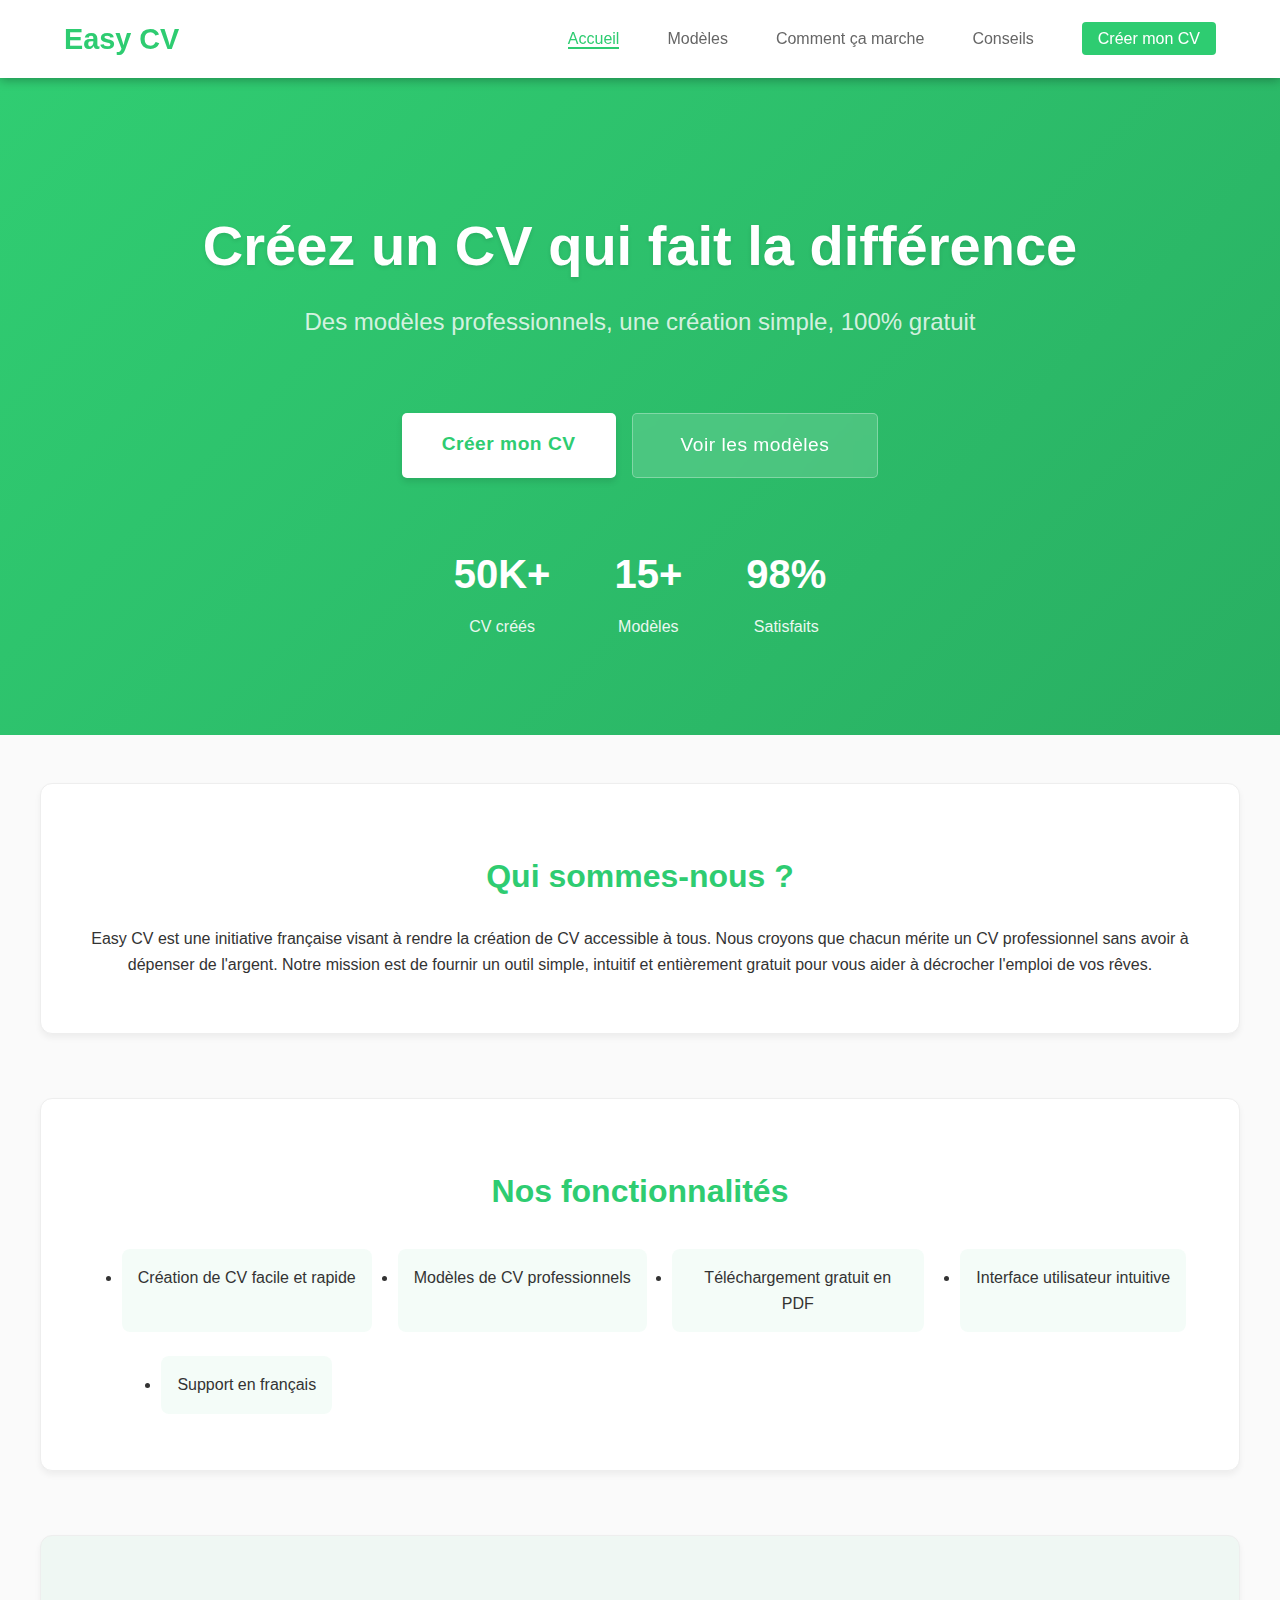
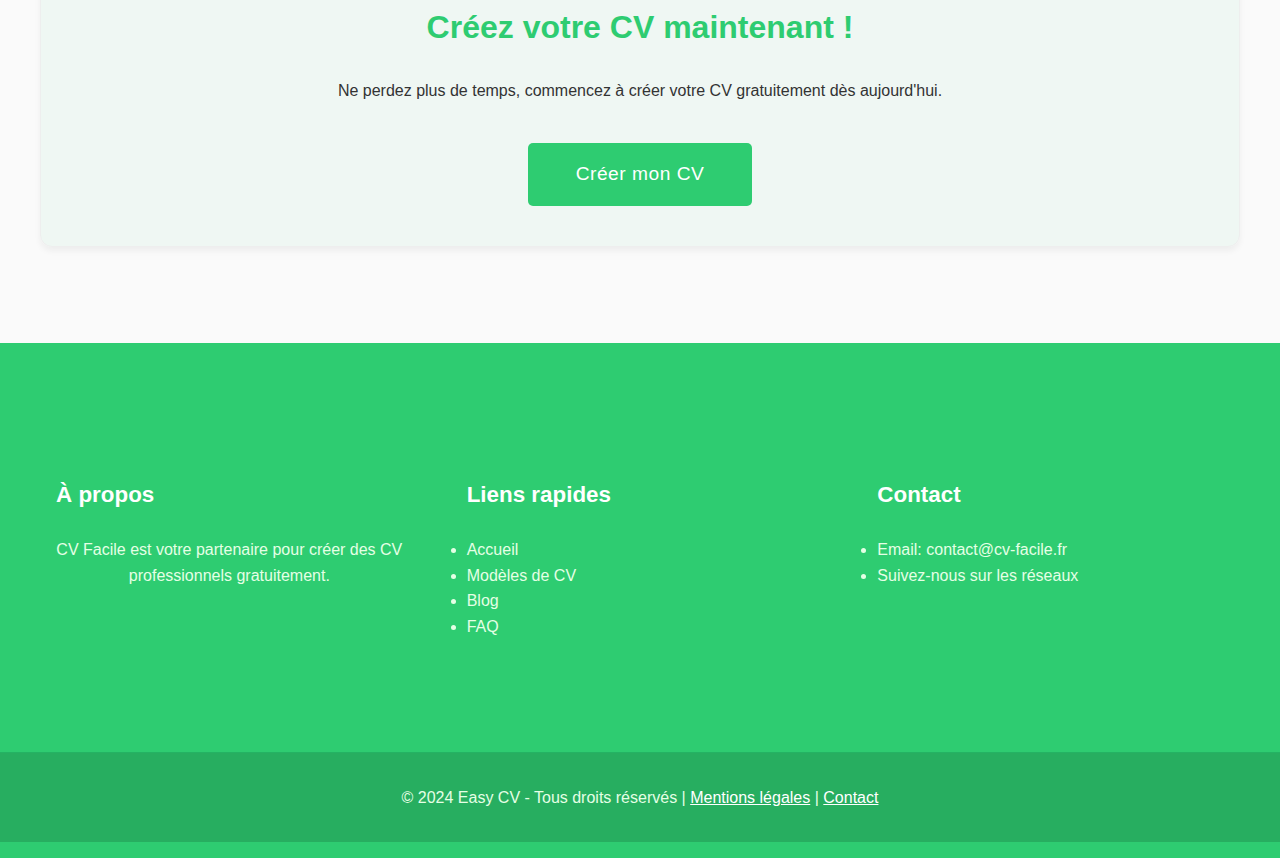
<file: index.html>
<!DOCTYPE html>
<html lang="fr">
<head>
    <meta charset="UTF-8">
    <meta name="viewport" content="width=device-width, initial-scale=1.0">
    <title>Easy CV - Créez un CV Professionnel Gratuitement en Ligne</title>
    <meta name="description" content="CV Facile est un outil en ligne gratuit pour créer facilement des CV professionnels en français.">
    <meta name="keywords" content="CV, CV en ligne, création CV, CV gratuit, CV facile, français">
    <link rel="stylesheet" href="style.css">
</head>
<body>
    <nav class="navbar">
        <div class="logo">Easy CV</div>
        <ul class="nav-links">
            <li><a href="#" class="active">Accueil</a></li>
            <li><a href="#">Modèles</a></li>
            <li><a href="#">Comment ça marche</a></li>
            <li><a href="#">Conseils</a></li>
            <li><a href="cv-creator.html" class="nav-button">Créer mon CV</a></li>
        </ul>
    </nav>
    <header class="hero">
        <div class="hero-content">
            <h1>Créez un CV qui fait la différence</h1>
            <p class="hero-subtitle">Des modèles professionnels, une création simple, 100% gratuit</p>
            <div class="hero-cta">
                <a href="cv-creator.html" class="cta-button primary">Créer mon CV</a>
                <a href="models.html" class="cta-button secondary">Voir les modèles</a>
            </div>
            <div class="hero-stats">
                <div class="stat">
                    <span class="stat-number">50K+</span>
                    <span class="stat-label">CV créés</span>
                </div>
                <div class="stat">
                    <span class="stat-number">15+</span>
                    <span class="stat-label">Modèles</span>
                </div>
                <div class="stat">
                    <span class="stat-number">98%</span>
                    <span class="stat-label">Satisfaits</span>
                </div>
            </div>
        </div>
    </header>
    <main>
        <section id="who-we-are">
            <h2>Qui sommes-nous ?</h2>
            <p>Easy CV est une initiative française visant à rendre la création de CV accessible à tous. Nous croyons que chacun mérite un CV professionnel sans avoir à dépenser de l'argent. Notre mission est de fournir un outil simple, intuitif et entièrement gratuit pour vous aider à décrocher l'emploi de vos rêves.</p>
        </section>
        <section id="features">
            <h2>Nos fonctionnalités</h2>
            <ul>
                <li>Création de CV facile et rapide</li>
                <li>Modèles de CV professionnels</li>
                <li>Téléchargement gratuit en PDF</li>
                <li>Interface utilisateur intuitive</li>
                <li>Support en français</li>
            </ul>
        </section>
        <section id="cta">
            <h2>Créez votre CV maintenant !</h2>
            <p>Ne perdez plus de temps, commencez à créer votre CV gratuitement dès aujourd'hui.</p>
            <a href="cv-creator.html" class="cta-button">Créer mon CV</a>
        </section>
    </main>
    <footer>
        <div class="footer-content">
            <div class="footer-section">
                <h3>À propos</h3>
                <p>CV Facile est votre partenaire pour créer des CV professionnels gratuitement.</p>
            </div>
            <div class="footer-section">
                <h3>Liens rapides</h3>
                <ul>
                    <li><a href="#">Accueil</a></li>
                    <li><a href="#">Modèles de CV</a></li>
                    <li><a href="#">Blog</a></li>
                    <li><a href="#">FAQ</a></li>
                </ul>
            </div>
            <div class="footer-section">
                <h3>Contact</h3>
                <ul>
                    <li>Email: contact@cv-facile.fr</li>
                    <li>Suivez-nous sur les réseaux</li>
                </ul>
            </div>
        </div>
        <div class="footer-bottom">
            &copy; 2024 Easy CV - Tous droits réservés | <a href="#">Mentions légales</a> | <a href="#">Contact</a>
        </div>
    </footer>
</body>
</html>
</file>
<file: style.css>
body {
    font-family: 'Arial', sans-serif;
    margin: 0;
    padding: 0;
    background-color: #fafafa;
    color: #333;
    line-height: 1.6;
}
header {
    padding: 4rem 0;
    margin-bottom: 3rem;
    background: linear-gradient(45deg, #2ecc71, #27ae60);
    text-align: center;
}
header img {
    display: none; /* Hide the logo image */
}
header p {
    font-size: 1.2rem;
    margin-top: 1rem;
    opacity: 0.9;
}

.hero {
    padding: 6rem 2rem;
    background: linear-gradient(135deg, #2ecc71 0%, #27ae60 100%);
    position: relative;
    overflow: hidden;
}

.hero::before {
    content: '';
    position: absolute;
    top: 0;
    right: 0;
    bottom: 0;
    left: 0;
    background: url('data:image/svg+xml,<svg xmlns="http://www.w3.org/2000/svg" viewBox="0 0 100 100"><rect fill="rgba(255,255,255,0.1)" x="0" y="0" width="100" height="100"/></svg>') repeat;
    opacity: 0.1;
}

.hero-content {
    max-width: 1200px;
    margin: 0 auto;
    text-align: center;
    position: relative;
    z-index: 1;
}

.hero h1 {
    color: white;
    font-size: 3.5rem;
    margin-bottom: 1.5rem;
    line-height: 1.2;
    text-shadow: 0 2px 4px rgba(0,0,0,0.1);
}

.hero-subtitle {
    color: rgba(255,255,255,0.9);
    font-size: 1.5rem;
    margin-bottom: 3rem;
}

.hero-cta {
    display: flex;
    gap: 1rem;
    justify-content: center;
    margin-bottom: 4rem;
}

.cta-button.primary {
    background: white;
    color: #2ecc71;
    padding: 1rem 2.5rem;
    font-weight: bold;
    box-shadow: 0 4px 6px rgba(0,0,0,0.1);
}

.cta-button.secondary {
    background: rgba(255,255,255,0.15);
    backdrop-filter: blur(10px);
    border: 1px solid rgba(255,255,255,0.3);
}

.hero-stats {
    display: flex;
    justify-content: center;
    gap: 4rem;
    color: white;
}

.stat {
    display: flex;
    flex-direction: column;
    align-items: center;
}

.stat-number {
    font-size: 2.5rem;
    font-weight: bold;
    margin-bottom: 0.5rem;
}

.stat-label {
    font-size: 1rem;
    opacity: 0.9;
}

@media (max-width: 768px) {
    .hero h1 {
        font-size: 2.5rem;
    }
    
    .hero-subtitle {
        font-size: 1.2rem;
    }
    
    .hero-stats {
        gap: 2rem;
    }
    
    .stat-number {
        font-size: 2rem;
    }
}

main {
    max-width: 1200px;
    padding: 0 2rem;
    margin: 0 auto 6rem auto;
    text-align: center;
}
section {
    margin-bottom: 4rem;
    padding: 2.5rem;
    background-color: #fff;
    border: 1px solid #eee;
    border-radius: 12px;
    box-shadow: 0 4px 6px rgba(0, 0, 0, 0.05);
    transition: transform 0.3s ease;
    text-align: center;
}
section:hover {
    transform: translateY(-5px);
}
h1 {
    font-size: 3rem;
    margin-bottom: 0.5rem;
    color: #2ecc71;
    text-align: center;
}
h2 {
    font-size: 2rem;
    margin-bottom: 1.5rem;
    color: #2ecc71;
    text-align: center;
}
p {
    text-align: center;
}
.cta-button {
    display: inline-block;
    margin-top: 1.5rem;
    padding: 1rem 3rem;
    background-color: #2ecc71;
    color: #fff;
    text-decoration: none;
    border-radius: 5px;
    font-size: 1.2rem;
    letter-spacing: 0.5px;
    transition: background-color 0.3s ease;
}
.cta-button:hover {
    background-color: #27ae60;
}
footer {
    position: relative;
    background-color: #2ecc71;
    padding: 3rem 0 1rem 0;
    margin-top: 4rem;
    color: #fff;
}

.footer-content {
    max-width: 1200px;
    padding: 4rem 2rem;
    margin: 0 auto;
    display: grid;
    grid-template-columns: repeat(3, 1fr);
    gap: 2rem;
}

.footer-section {
    padding: 0 1rem;
}

.footer-section h3 {
    color: #fff;
    margin-bottom: 1.5rem;
    font-size: 1.4rem;
}

.footer-section ul {
    padding: 0;
}

.footer-section ul li,
.footer-section p {
    color: #e5ffe5;
}

.footer-section a {
    color: #e5ffe5;
    text-decoration: none;
    transition: color 0.3s ease;
}

.footer-section a:hover {
    color: #fff;
}

.footer-socials {
    margin-top: 1.5rem;
    display: flex;
    gap: 1rem;
}

.footer-socials a {
    display: inline-flex;
    align-items: center;
    justify-content: center;
    width: 36px;
    height: 36px;
    border-radius: 50%;
    background: #27ae60;
    color: #fff;
    font-size: 1.3rem;
    transition: background 0.2s, color 0.2s;
}

.footer-socials a:hover {
    background: #fff;
    color: #2ecc71;
}

.footer-bottom {
    text-align: center;
    padding: 2rem;
    margin-top: 2rem;
    background-color: #27ae60;
    border-top: 1px solid #24b363;
    color: #e5ffe5;
    font-size: 1rem;
}

.footer-bottom a {
    color: #fff;
}

.footer-bottom a:hover {
    color: #222;
}

/* Navbar Styles */
.navbar {
    padding: 1rem 4rem;
    background-color: rgba(255, 255, 255, 0.95);
    backdrop-filter: blur(10px);
    position: sticky;
    top: 0;
    z-index: 1000;
    display: flex;
    justify-content: space-between;
    align-items: center;
    box-shadow: 0 2px 10px rgba(0,0,0,0.3);
}

.logo {
    font-size: 1.8rem;
    font-weight: bold;
    color: #2ecc71;
}

.nav-links {
    display: flex;
    gap: 3rem;
    margin: 0;
    padding: 0;
}

.nav-links li {
    list-style: none;
}

.nav-links a {
    color: #666;
    text-decoration: none;
    transition: color 0.3s ease;
}

.nav-links a:hover {
    color: #2ecc71;
}

.nav-links a.active {
    color: #2ecc71;
    border-bottom: 2px solid #2ecc71;
}

.nav-button {
    background-color: #2ecc71;
    padding: 0.5rem 1rem;
    border-radius: 4px;
    color: #fff !important;
}

.nav-button:hover {
    background-color: #27ae60;
}

/* Hamburger styles */
.hamburger {
    display: none;
    flex-direction: column;
    justify-content: center;
    width: 32px;
    height: 32px;
    cursor: pointer;
    z-index: 2001;
}
.hamburger span {
    height: 4px;
    width: 100%;
    background: #2ecc71;
    margin: 4px 0;
    border-radius: 2px;
    transition: 0.3s;
    display: block;
}

/* Footer Styles */
.footer-bottom {
    text-align: center;
    padding: 2rem;
    margin-top: 2rem;
    background-color: #27ae60;
    border-top: 1px solid #24b363;
    color: #e5ffe5;
    font-size: 1rem;
}

/* Features section */
#features ul {
    display: grid;
    grid-template-columns: repeat(auto-fit, minmax(250px, 1fr));
    gap: 1.5rem;
    margin-top: 2rem;
    justify-items: center;
    text-align: center;
}

#features li {
    padding: 1rem;
    background-color: rgba(46, 204, 113, 0.05);
    border-radius: 8px;
    color: #333;
    text-align: center;
}

#who-we-are p,
#features p,
#cta p {
    text-align: center;
    margin-left: auto;
    margin-right: auto;
}

/* CTA section */
#cta {
    text-align: center;
    background-color: rgba(46, 204, 113, 0.05);
}

/* Vous pouvez ajouter des styles supplémentaires ici si nécessaire */
.cv-preview {
    width: 45%;
    border: 1px solid #eee;
    padding: 1rem;
    border-radius: 8px;
    font-family: 'Arial', sans-serif;
}

.cv-preview h2 {
    color: #333;
    border-bottom: 2px solid #2ecc71;
    padding-bottom: 0.5rem;
    margin-bottom: 1rem;
}

.cv-preview h3 {
    color: #666;
    margin-bottom: 0.5rem;
}

.cv-preview p {
    margin-bottom: 1rem;
}

/* Responsive Navbar */
@media (max-width: 900px) {
    .navbar {
        flex-direction: row;
        align-items: center;
        padding: 0.5rem 0.7rem;
        min-height: 48px;
        height: 48px;
    }
    .logo {
        font-size: 1.2rem;
        margin-bottom: 0;
        padding: 0;
    }
    .hamburger {
        width: 28px;
        height: 28px;
    }
    .hamburger span {
        height: 3px;
        margin: 3px 0;
    }
    .nav-links {
        padding: 1rem 0.5rem 0.5rem 0.5rem;
        border-radius: 0 0 8px 8px;
        font-size: 1rem;
    }
    .nav-links li {
        padding: 0.3rem 0;
    }
    .hamburger {
        display: flex;
        margin-left: auto;
    }
    .nav-links {
        flex-direction: column;
        gap: 1.5rem;
        width: 100%;
        background: #fff;
        position: absolute;
        top: 100%;
        left: 0;
        box-shadow: 0 2px 10px rgba(0,0,0,0.08);
        padding: 2rem 1rem 1rem 1rem;
        display: none;
        z-index: 2000;
        border-radius: 0 0 12px 12px;
        animation: fadeInMenu 0.25s;
    }
    .nav-links.open {
        display: flex;
    }
    .logo {
        margin-bottom: 0;
    }
}

/* Hamburger animation when open */
.hamburger.open span:nth-child(1) {
    transform: translateY(8px) rotate(45deg);
}
.hamburger.open span:nth-child(2) {
    opacity: 0;
}
.hamburger.open span:nth-child(3) {
    transform: translateY(-8px) rotate(-45deg);
}

@keyframes fadeInMenu {
    from { opacity: 0; transform: translateY(-10px);}
    to { opacity: 1; transform: translateY(0);}
}

/* Responsive Hero */
@media (max-width: 900px) {
    .hero {
        padding: 3rem 1rem;
    }
    .hero-content {
        padding: 0 0.5rem;
    }
    .hero-cta {
        flex-direction: column;
        gap: 1rem;
    }
    .hero-stats {
        flex-direction: column;
        gap: 1.5rem;
    }
}

/* Responsive Main & Sections */
@media (max-width: 900px) {
    main {
        padding: 0 0.5rem;
    }
    section {
        padding: 1.2rem;
        margin-bottom: 2rem;
    }
    h1 {
        font-size: 2rem;
    }
    h2 {
        font-size: 1.3rem;
    }
}

/* Responsive Features Grid */
@media (max-width: 700px) {
    #features ul {
        grid-template-columns: 1fr;
        gap: 1rem;
    }
}

/* Responsive Footer */
@media (max-width: 900px) {
    .footer-content {
        grid-template-columns: 1fr;
        gap: 1.5rem;
        padding: 2rem 1rem;
    }
    .footer-section {
        padding: 0;
    }
    .footer-bottom {
        padding: 1rem;
        font-size: 0.95rem;
    }
}

/* Mini footer for mobile */
@media (max-width: 600px) {
    .footer-content {
        display: none;
    }
    .footer-bottom {
        padding: 0.7rem 0.5rem;
        font-size: 0.85rem;
        margin-top: 0;
        background: #2ecc71;
        border-top: 1px solid #27ae60;
        color: #fff;
    }
}

/* Impression/PDF : forcer la largeur, éviter le flex horizontal, marges adaptées */
@media print {
    body, html {
        background: #fff !important;
        color: #222 !important;
    }
    .cv-main, .cv-preview, .cv-main.cv-side, .cv-main.cv-modern {
        width: 100% !important;
        max-width: 800px !important;
        min-width: 0 !important;
        margin: 0 auto !important;
        box-shadow: none !important;
        background: #fff !important;
        padding: 0 !important;
        display: block !important;
    }
    .cv-main.cv-side {
        flex-direction: column !important;
        gap: 0 !important;
    }
    .cv-header,
    .cv-section,
    .cv-section-title,
    .cv-block,
    .cv-skills,
    .cv-langs {
        page-break-inside: avoid !important;
        break-inside: avoid !important;
    }
    .cv-preview {
        border: none !important;
        padding: 0 !important;
    }
    .cv-creator-container,
    .cv-form,
    .color-selection,
    .hamburger,
    .navbar,
    .footer-content,
    .footer-section,
    .footer-socials,
    .footer-bottom,
    .cv-layout-choice {
        display: none !important;
        height: 0 !important;
        width: 0 !important;
        overflow: hidden !important;
    }
    /* Pour éviter les coupures de blocs */
    .cv-main * {
        box-sizing: border-box !important;
    }
}

/* Pour html2pdf.js : forcer la largeur du CV à 800px max */
.cv-main, .cv-main.cv-side, .cv-main.cv-modern {
    max-width: 800px;
    width: 100%;
    margin: 0 auto;
    box-sizing: border-box;
    background: #fff;
}

/* Pour la version side, éviter le flex horizontal sur PDF */
@media print {
    .cv-main.cv-side {
        flex-direction: column !important;
    }
}
</file>
